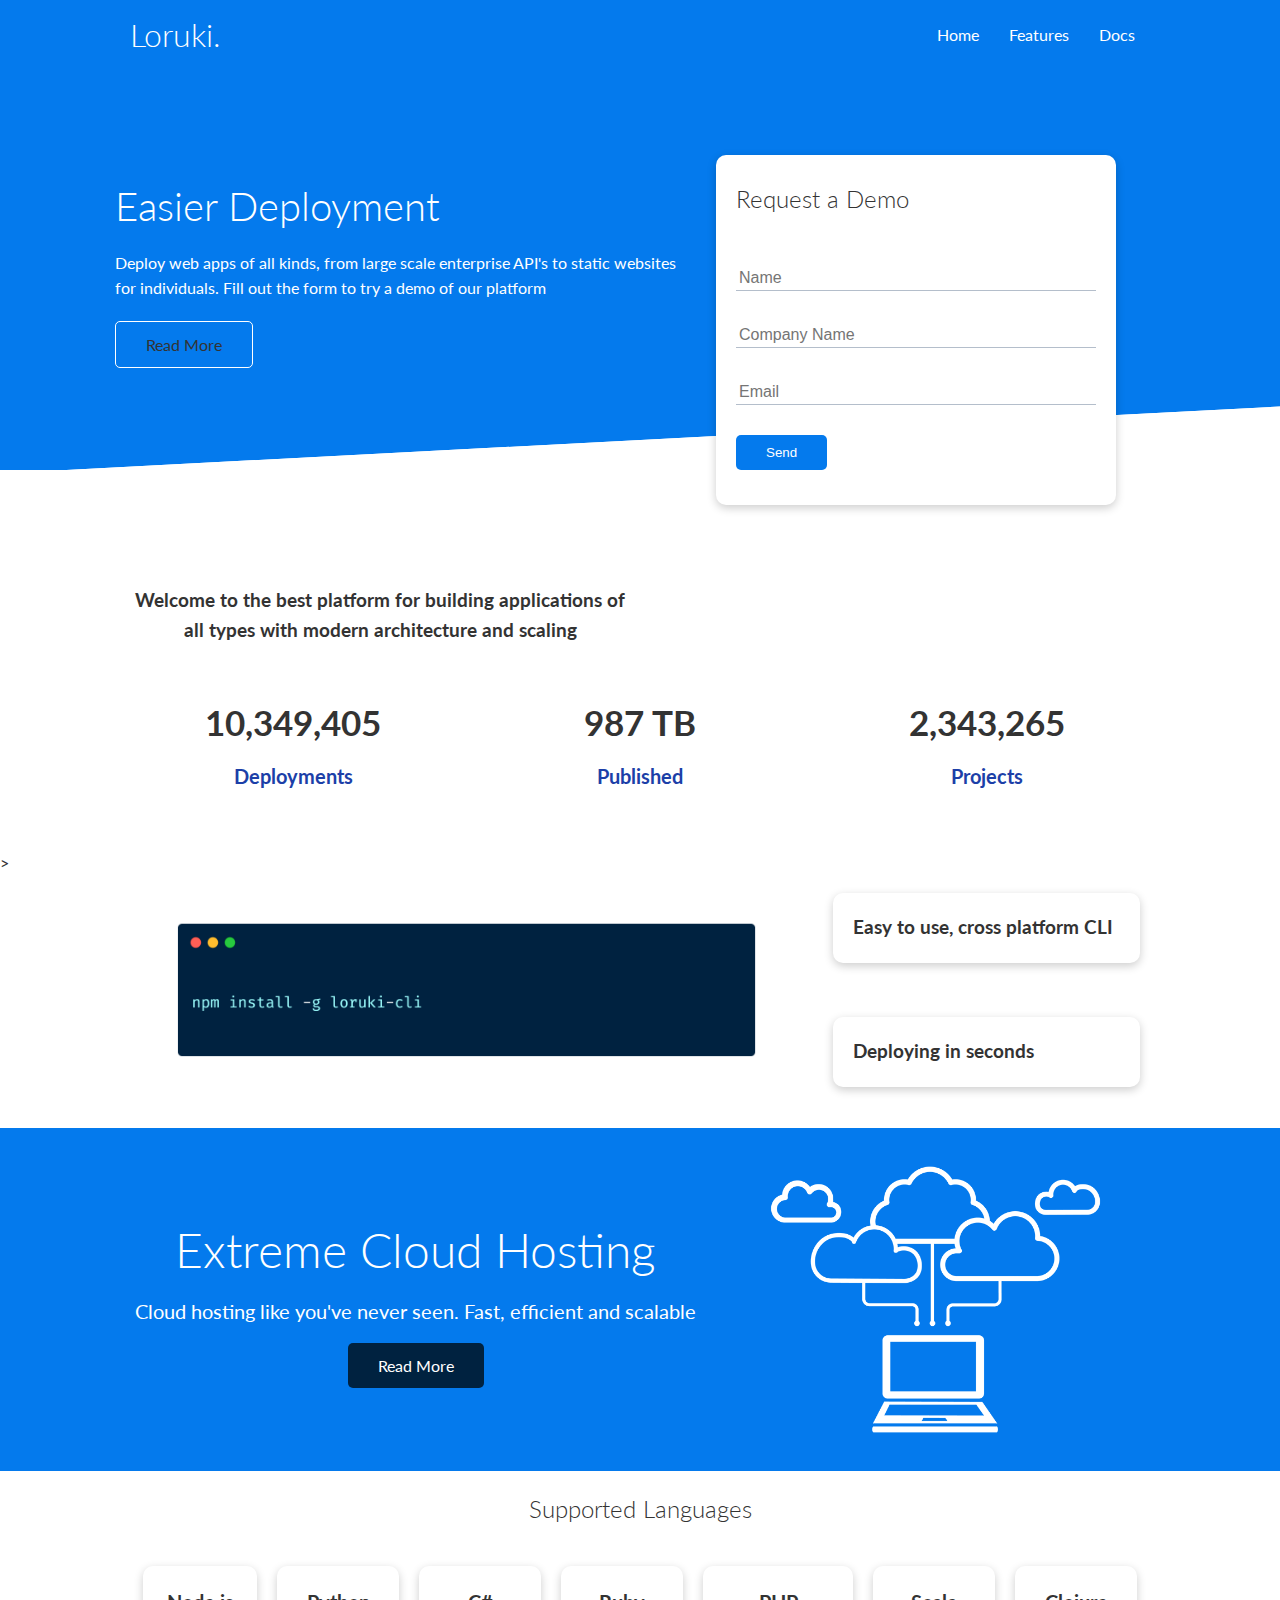
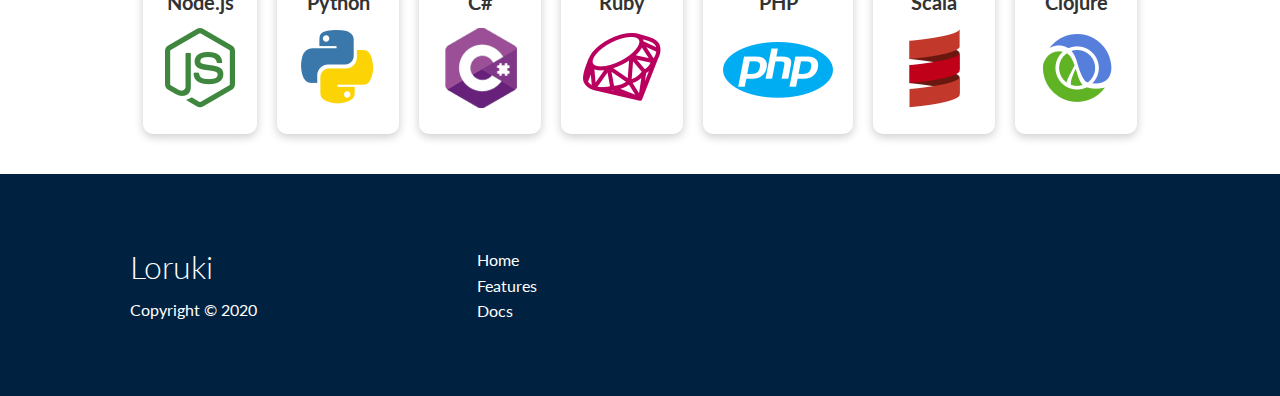
<file: index.html>
<!DOCTYPE html>
<html lang="en">
<head>
    <meta charset="UTF-8">
    <meta name="viewport" content="width=device-width, initial-scale=1.0">
    <link rel="stylesheet" href="https://cdnjs.cloudflare.com/ajax/libs/font-awesome/5.15.1/css/all.min.css" integrity="sha512-+4zCK9k+qNFUR5X+cKL9EIR+ZOhtIloNl9GIKS57V1MyNsYpYcUrUeQc9vNfzsWfV28IaLL3i96P9sdNyeRssA==" crossorigin="anonymous" />
    <link rel="stylesheet" href="css/style.css">
    <title>Loruki | Cloud Hosting For Everyone</title>
</head>
<body>
    <div class="navbar">
        <div class="container flex">
            <h1 class="logo">Loruki.</h1>
            <nav>
                <ul>
                    <li><a href="index.html">Home</a></li>
                    <li><a href="features.html">Features</a></li>
                    <li><a href="docs.html">Docs</a></li>
                </ul>
            </nav>
        </div>
    </div>
    <section class="showcase">
        <div class="container grid">
            <div class="showcase-text">
                <h1>Easier Deployment</h1>
                <p>Deploy web apps of all kinds, from large scale enterprise API's to static websites for individuals. Fill out the form to try a demo of our platform</p>
                <a href="features.html" class="btn btn-outline">Read More</a>
            </div>

            <div class="showcase-form card">
                <h2>Request a Demo</h2>
                <form name="contact" method="POST" netlify-honeypot="bot-field" data-netlify="true">
                    <input type="hidden" name="form-name" value="contact">
                    <p class="hidden">
                        <label>Don’t fill this out if you're human: <input name="bot-field" /></label>
                      </p>
                    <div class="form-control">
                        <input type="text" name="name" placeholder="Name" required>
                    </div>
                    <div class="form-control">
                        <input type="text" name="company" placeholder="Company Name" required>
                    </div>
                    <div class="form-control">
                        <input type="text" name="email" placeholder="Email" required>
                    </div>
                    <input type="submit" value="Send" class="btn btn-primary">
                </form>
            </div>
        </div>
    </section>
   <!-- Stats -->
   <section class="stats">
    <div class="container">
        <h3 class="stats-heading text-center my-1">
            Welcome to the best platform for building applications of all types with modern architecture and scaling
        </h3>

        <div class="grid grid-3 text-center my-4">
            <div>
                <i class="fas fa-server fa-3x"></i>
                <h3>10,349,405</h3>
                <p class="text-secondary">Deployments</p>
            </div>
            <div>
                <i class="fas fa-upload fa-3x"></i>
                <h3>987 TB</h3>
                <p class="text-secondary">Published</p>
            </div>
            <div>
                <i class="fas fa-project-diagram fa-3x"></i>
                <h3>2,343,265</h3>
                <p class="text-secondary">Projects</p>
            </div>
        </div>
    </div>
    </section>


    <!--Cli-->>
    <section class="cli">
        <div class="container grid">
            <img src="images/cli.png" alt="">
            <div class="card">
                <h3>Easy to use, cross platform CLI</h3>
            </div>
            <div class="card">
                <h3>Deploying in seconds</h3>
            </div>
        </div>
    </section>

    <!--Cloud-->
    <section class="cloud bg-primary my-2 py-2">
        <div class="container grid">
           <div class="text-center">
              <h2 class="lg">Extreme Cloud Hosting</h2> 
              <p class="lead my-1">Cloud hosting like you've never seen. Fast, efficient and scalable</p>
              <a href="features.html" class="btn btn-dark">Read More</a>
           </div> 
           <img src="images/cloud.png" alt="">
        </div>
    </section>
    <!-- Languages -->
    <section class="languages">
        <h2 class="md text-center my-2">
            Supported Languages
        </h2>
        <div class="container flex">
            <div class="card">
                <h4>Node.js</h4>
                <img src="images/logos/node.png" alt="">
            </div>
            <div class="card">
                <h4>Python</h4>
                <img src="images/logos/python.png" alt="">
              </div>
              <div class="card">
                <h4>C#</h4>
                <img src="images/logos/csharp.png" alt="">
              </div>
              <div class="card">
                <h4>Ruby</h4>
                <img src="images/logos/ruby.png" alt="">
              </div>
              <div class="card">
                <h4>PHP</h4>
                <img src="images/logos/php.png" alt="">
              </div>
              <div class="card">
                <h4>Scala</h4>
                <img src="images/logos/scala.png" alt="">
              </div>
              <div class="card">
                <h4>Clojure</h4>
                <img src="images/logos/clojure.png" alt="">
              </div>
        </div>
    </section>
  <!-- Footer -->
  <footer class="footer bg-dark py-5">
    <div class="container grid grid-3">
        <div>
            <h1>Loruki
            </h1>
            <p>Copyright &copy; 2020</p>
        </div>
        <nav>
            <ul>
                <li><a href="index.html">Home</a></li>
                <li><a href="features.html">Features</a></li>
                <li><a href="docs.html">Docs</a></li>
            </ul>
        </nav>
        <div class="social">
            <a href="#"><i class="fab fa-github fa-2x"></i></a>
            <a href="#"><i class="fab fa-facebook fa-2x"></i></a>
            <a href="#"><i class="fab fa-instagram fa-2x"></i></a>
            <a href="#"><i class="fab fa-twitter fa-2x"></i></a>
        </div>
    </div>
</footer>
</body>
</html>
</file>
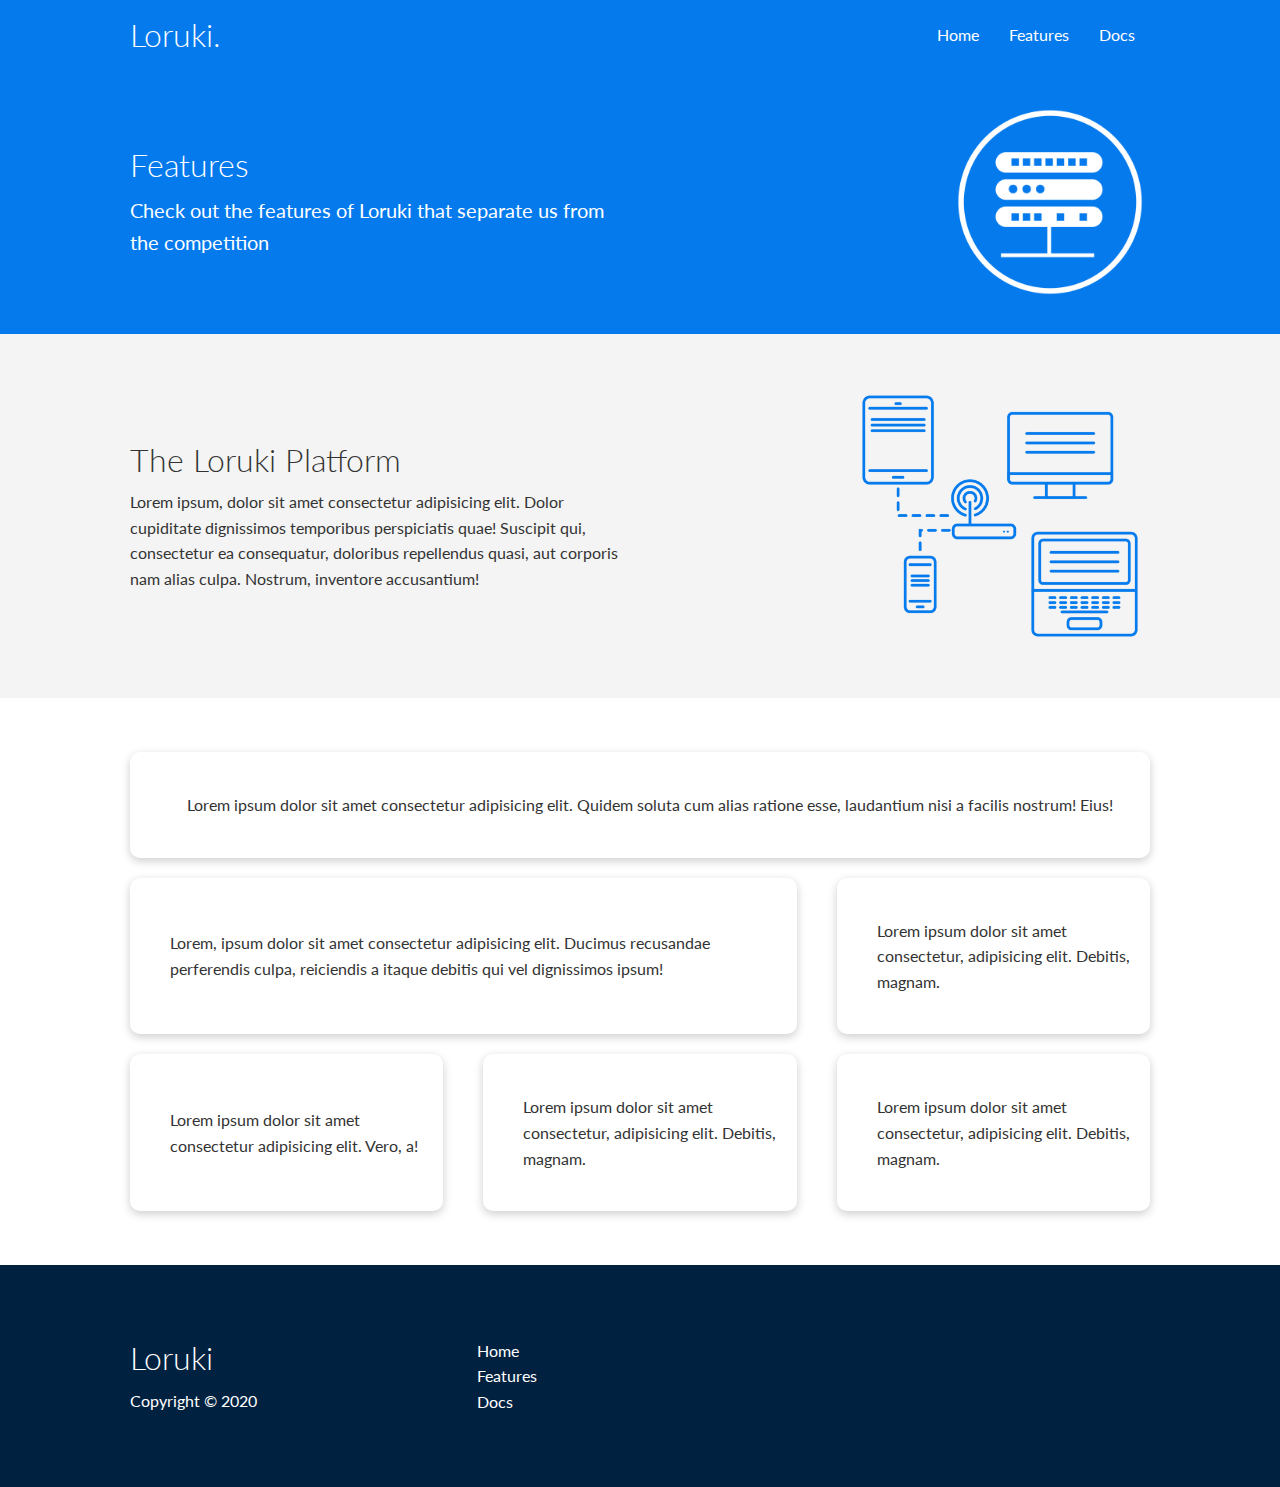
<file: features.html>
<!DOCTYPE html>
<html lang="en">
<head>
    <meta charset="UTF-8">
    <meta name="viewport" content="width=device-width, initial-scale=1.0">
    <link rel="stylesheet" href="https://cdnjs.cloudflare.com/ajax/libs/font-awesome/5.15.1/css/all.min.css" integrity="sha512-+4zCK9k+qNFUR5X+cKL9EIR+ZOhtIloNl9GIKS57V1MyNsYpYcUrUeQc9vNfzsWfV28IaLL3i96P9sdNyeRssA==" crossorigin="anonymous" />
    <link rel="stylesheet" href="css/style.css">
    <title>Loruki | Cloud Hosting For Everyone</title>
</head>
<body>
    <div class="navbar">
        <div class="container flex">
            <h1 class="logo">Loruki.</h1>
            <nav>
                <ul>
                    <li><a href="index.html">Home</a></li>
                    <li><a href="features.html">Features</a></li>
                    <li><a href="docs.html">Docs</a></li>
                </ul>
            </nav>
        </div>
    </div>
    <section class="features-head bg-primary py-3">
        <div class="container grid">
            <div>
                <h1 class="md">Features</h1>
                <p class="lead">
                    Check out the features of Loruki that separate us from the
						competition
                </p>
            </div>
            <img src="images/server.png" alt="">
        </div>
    </section>
    <section class="features-sub-head bg-light py-3">
        <div class="container grid">
            <div>
                <h1>The Loruki Platform</h1>
                <p>
                    Lorem ipsum, dolor sit amet consectetur adipisicing elit. Dolor cupiditate dignissimos temporibus perspiciatis quae! Suscipit qui, consectetur ea consequatur, doloribus repellendus quasi, aut corporis nam alias culpa. Nostrum, inventore accusantium!
                </p>
            </div>
            <img src="images/server2.png" alt="">
        </div>
    </section>

    <section class="features-main my-2">
        <div class="container grid grid-3">
            <div class="card flex">
                <i class="fas fa-server fa-3x"></i>
                <p>Lorem ipsum dolor sit amet consectetur adipisicing elit. Quidem soluta cum alias ratione esse, laudantium nisi a facilis nostrum! Eius!</p>
            </div>
            <div class="card flex">
                <i class="fas fa-network-wired fa-3x"></i>
                <p>
                    Lorem, ipsum dolor sit amet consectetur adipisicing elit. Ducimus
                    recusandae perferendis culpa, reiciendis a itaque debitis qui vel
                    dignissimos ipsum!
                </p>
            </div>
            <div class="card flex">
                <i class="fas fa-laptop-code fa-3x"></i>
                <p>
                    Lorem ipsum dolor sit amet consectetur, adipisicing elit. Debitis,
                    magnam.
                </p>
            </div>
            <div class="card flex">
                <i class="fas fa-database fa-3x"></i>
                <p>
                    Lorem ipsum dolor sit amet consectetur adipisicing elit. Vero, a!
                </p>
            </div>
            <div class="card flex">
                <i class="fas fa-power-off fa-3x"></i>
                <p>
                    Lorem ipsum dolor sit amet consectetur, adipisicing elit. Debitis,
                    magnam.
                </p>
            </div>
            <div class="card flex">
                <i class="fas fa-upload fa-3x"></i>
                <p>
                    Lorem ipsum dolor sit amet consectetur, adipisicing elit. Debitis,
                    magnam.
                </p>
            </div>
        </div>
    </section>

  <!-- Footer -->
  <footer class="footer bg-dark py-5">
    <div class="container grid grid-3">
        <div>
            <h1>Loruki
            </h1>
            <p>Copyright &copy; 2020</p>
        </div>
        <nav>
            <ul>
                <li><a href="index.html">Home</a></li>
                <li><a href="features.html">Features</a></li>
                <li><a href="docs.html">Docs</a></li>
            </ul>
        </nav>
        <div class="social">
            <a href="#"><i class="fab fa-github fa-2x"></i></a>
            <a href="#"><i class="fab fa-facebook fa-2x"></i></a>
            <a href="#"><i class="fab fa-instagram fa-2x"></i></a>
            <a href="#"><i class="fab fa-twitter fa-2x"></i></a>
        </div>
    </div>
</footer>
</body>
</html>
</file>
<file: css/style.css>
@import url('https://fonts.googleapis.com/css2?family=Lato:wght@300&display=swap');

:root {
    --primary-color: #047aed;
    --secondary-color: #1c3fa8;
    --dark-color: #002240;
    --light-color: #f4f4f4;
    --success-color:#5cb85c;
    --error-color:#d9534f;
}

*{
    box-sizing: border-box;
    padding: 0;
    margin: 0;
}

body {
    font-family: 'lato', sans-serif;
    color: #333;
    line-height: 1.6;
}

ul {
    list-style-type: none;
}

a {
    text-decoration: none;
    color: #333;
}

h1,h2 {
    font-weight: 300;
    line-height: 1.2;
    margin: 10px 0;
}

p {
    margin: 10px 0;
}

img {
    width: 100%;
}

code, pre {
    background: #333;
    color: #fff;
    padding: 10px;
}
.hidden {
    visibility: hidden;
    height: 0;
}


/*Navbar*/
.navbar{
    background-color: var(--primary-color);
    color: #fff;
    height: 70px;
}
.navbar ul {
    display: flex;
}

.navbar a {
    color: #fff;
    padding: 10px;
    margin: 0 5px;
}
.navbar a:hover {
    border-bottom: 2px #fff solid;
}
.navbar .flex{
    justify-content: space-between;
}

.showcase {
    height: 400px;
    background-color: var(--primary-color);
    color: #fff;
    position: relative;
}
.showcase h1 {
    font-size: 40px;
}
.showcase p {
    margin: 20px 0;
}
.showcase .grid {
    overflow: visible;
    grid-template-columns: 55% 45%;
    gap: 30px;
}
.showcase-text {
    animation: slideInFromLeft 1s ease-in;
}

.showcase-form {
    position: relative;
    top: 60px;
    height: 350px;
    width: 400px;
    padding: 40px;
    z-index: 100;
    animation: slideInFromRight 1s ease-in;
}
.showcase-form .form-control {
    margin: 30px 0;

}

.showcase-form input:focus {
    outline: none;
}


.showcase-form input[type='text'],
.showcase-form input[type='email'] {
  border: 0;
  border-bottom: 1px solid #b4becb;
  width: 100%;
  padding: 3px;
  font-size: 16px;
}
.showcase-form input:focus {
    outline: none;
}
.showcase::before,
.showcase::after {
    content: '';
    position: absolute;
    height: 100px;
    bottom: -70px;
    right: 0;
    left: 0;
    background: #fff;
    transform: skewY(-3deg);
    -webkit-transform: skewY(-3deg);
    -moz-transform: skewY(-3deg);
    -ms-transform: skewY(-3deg);
}
/* Static*/
.stats {
    padding-top: 100px;
    animation: slideInFromBottom 1s ease-in;
}
  
.stats-heading {
    max-width: 500px;
    margin: auto;
}
  
.stats .grid h3 {
    font-size: 35px;
}
  
.stats .grid p {
    font-size: 20px;
    font-weight: bold;
}

.card{
    background-color: #fff;
    color: #333;
    border-radius: 10px;
    box-shadow: 0 3px 10px rgba(0, 0, 0,0.2);
    padding: 20px;
    margin: 10px;
}
.btn {
    display: inline-block;
    padding: 10px 30px;
    cursor: pointer;
    background: var(--primary-color);
    columns: #fff;
    border: none;
    border-radius: 5px;
}

.btn-outline{
    background-color: transparent;
    border: 1px #fff solid;
}
.btn:hover {
    transform: scale(0.9);
}

/* Backgrounds & colored buttons */
.bg-primary,
.btn-primary {
  background-color: var(--primary-color);
  color: #fff;
}

.bg-secondary,
.btn-secondary {
  background-color: var(--secondary-color);
  color: #fff;
}

.bg-dark,
.btn-dark {
  background-color: var(--dark-color);
  color: #fff;
}

.bg-light,
.btn-light {
  background-color: var(--light-color);
  color: #333;
}

.bg-primary a,
.btn-primary a,
.bg-secondary a,
.btn-secondary a,
.bg-dark a,
.btn-dark a {
  color: #fff;
}

/* Text Colors*/
.text-primary {
  color: var(--primary-color);
}

.text-secondary{
  color: var(--secondary-color);
}

.text-dark {
  color: var(--dark-color);
}

.text-light{
  color: var(--light-color);
}


/* Text Sizes*/
.lead {
    font-size: 20px;
}
.sm{
    font-size: 1rem;
}
.lg {
    font-size: 3rem;
}
.xl {
    font-size: 4rem;
}

.text-center {
    text-align: center;
}

/* Alert */
.alert {
    background-color: var(--light-color);
    padding: 10px 20px;
    font-weight: bold;
    margin: 15px 0;

}
.alert i {
    margin-right: 10px;
}

.alert-success {
    background-color: var(--success-color);
    color: #fff;
}
.alert-error {
    background-color: var(--error-color);
    color: #fff;
}

.container {
    max-width: 1100px;
    margin: 0 auto;
    overflow: auto;
    padding: 0 40px;
}  

.flex{
    display: flex;
    justify-content: center;
    align-items: center;
    height: 100%;
}

.grid {
    display: grid;
    grid-template-columns: repeat(2, 1fr);
    gap: 20px;
    justify-content: center;
    align-items: center;
    height: 100%;
}

.grid-3 {
    grid-template-columns: repeat(3, 1fr);
}

/*Margin*/
.my-1 {
    margin: 1rem 0;
}
.my-2 {
    margin: 1.5rem 0;
}
.my-3 {
    margin: 2rem 0;
}
.my-4 {
    margin: 3rem 0;
}
.my-5 {
    margin: 4rem 0;
}


.m-1 {
    margin: 1rem ;
}
.m-2 {
    margin: 1.5rem;
}
.m-3 {
    margin: 2rem;
}
.m-4 {
    margin: 3rem;
}
.m-5 {
    margin: 4rem;
}

/*padding*/

.py-1 {
    padding: 1rem 0;
}
.py-2 {
    padding: 1.5rem 0;
}
.py-3 {
    padding: 2rem 0;
}
.py-4 {
    padding: 3rem 0;
}
.py-5 {
    padding: 4rem 0;
}


.p-1 {
    padding: 1rem ;
}
.p-2 {
    padding: 1.5rem;
}
.p-3 {
    padding: 2rem;
}
.p-4 {
    padding: 3rem;
}
.p-5 {
    padding: 4rem;
}

/*Cli*/
.cli .grid{
    grid-template-columns: repeat(3, 1fr);  
    grid-template-rows: repeat(2, 1fr);
}

.cli .grid > *:first-child {
    grid-column: 1 / span 2;
    grid-row: 1 / span 2;
}

/* Cloud */
.cloud .grid {
    grid-template-columns: 4fr 3fr;

}
/* Languages */

.languages .flex {
    flex-wrap: wrap;
  }
  
  .languages .card {
    text-align: center;
    margin: 18px 10px 40px;
    transition: transform 0.2s ease-in;
  }
  
  .languages .card h4 {
    font-size: 20px;
    margin-bottom: 10px;
  }
  
  .languages .card:hover {
    transform: translateY(-15px);
  }
  


/* Feature*/

.features-head img, 
.docs-head img {
    width: 200px;
    justify-self: flex-end;
}

.features-sub-head img{
    width: 300px;
    justify-self: flex-end;
} 
.features-main .card > i {
    margin-right: 20px;

}
.features-main .grid{
    padding: 30px;
}
.features-main .grid > *:first-child {
    grid-column: 1 /span 3;
    
}
.features-main .grid > *:nth-child(2) {
    grid-column: 1/span 2;
}

/*Docs*/
.docs-main h3 {
    margin: 20px 0;
}

.docs-main .grid {
    grid-template-columns: 1fr 2fr;
    align-items: flex-start;
}
.docs-main nav li {
    font-size: 17px;
    padding-bottom: 5px;
    margin-bottom: 5px;
    border-bottom: 1px;
}

.docs-main a:hover {
    font-weight: bold;
}

/* Footer */
.footer .social a {
    margin: 0 10px;
}

/*Animation*/
@keyframes slideInFromLeft {
    0% {
        transform: translateX(-100%);
    }

    100% {
        transform: translateX(0);
    }
}

@keyframes slideInFromRight {
    0% {
        transform: translateX(100%);
    }

    100% {
        transform: translateX(0);
    }
}

@keyframes slideInFromTop {
    0% {
        transform: translateY(-100%);
    }

    100% {
        transform: translateX(0);
    }
}
@keyframes slideInFromBottom {
    0% {
        transform: translateY(100%);
    }

    100% {
        transform: translateX(0);
    }
}
/*Tablets and under*/

@media (max-width: 768px) {
    .grid,
    .showcase .grid,
    .stats .grid,
    .cli .grid,
    .cloud .grid,
    .features-main .grid,
    .docs-main .grid
    {
        grid-template-columns: 1fr;
        grid-template-rows: 1fr;
    }

    .showcase {
        height: auto;
    }

    .showcase-text {
        text-align: center;
        margin-top: 40px;
    }

    .showcase-form {
        justify-self: center;
        margin: auto;
    }

    .cli .grid > *:first-child {
        grid-column: 1;
        grid-row: 1;
    }
    .features-head,
    .features-sub-head,
    .docs-head {
        text-align: center;
    }
    .features-head img,
    .features-sub-head  img,
    .docs-head img{
        justify-self: center;
    }

    .features-main .grid > *:first-child,
    .features-main .grid > *:nth-child(2) {
        grid-column: 1;
    }
}

/* Mobile */
@media(max-width: 500px) {
    .navbar {
        height: 110px;
    }

    .navbar .flex {
        flex-direction: column;
    }

    .navbar ul {
        padding: 10px;
        background-color: rgba(0, 0, 0, 0.1);
    }

}
</file>
